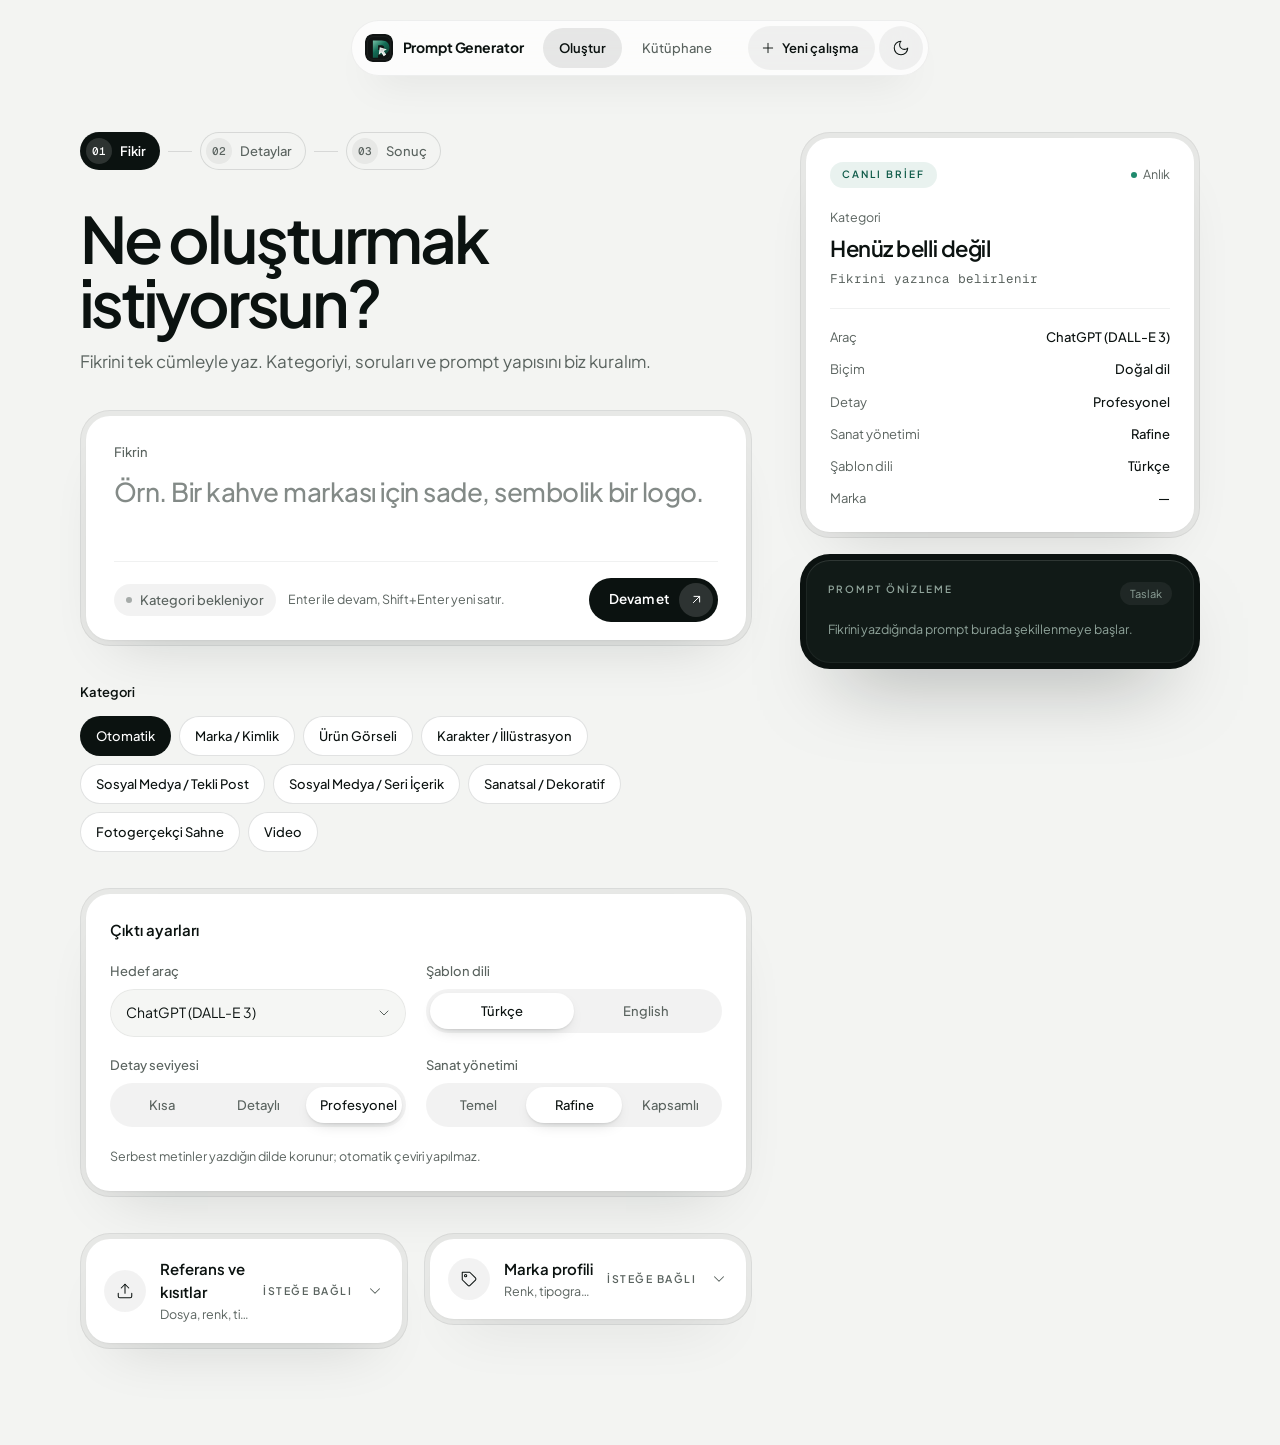
<file: index.html>
<!doctype html>
<html lang="tr">
<head>
<meta charset="UTF-8"><meta name="viewport" content="width=device-width, initial-scale=1">
<title>Adım 1 · Prompt Generator</title>
<link rel="icon" href="assets/prompt-generator-logo.svg" type="image/svg+xml">
<link rel="stylesheet" href="components/segmented-control.css?v=1">
<link rel="stylesheet" href="components/copy-button.css?v=1">
<link rel="stylesheet" href="styles.css?v=5">
</head>
<body>
<header class="nav-wrap">
  <nav class="nav-island" aria-label="Ana gezinme">
    <span class="brand"><img src="assets/prompt-generator-logo.svg" alt="" width="28" height="28"><strong>Prompt Generator</strong></span>
    <span class="nav-tabs">
      <button type="button" class="nav-tab" data-view="create" aria-current="page">Oluştur</button>
      <button type="button" class="nav-tab" data-view="library">Kütüphane</button>
    </span>
    <span class="nav-actions">
      <button id="resetBtn" class="btn btn-quiet nav-reset" type="button" aria-label="Yeni çalışma"><svg viewBox="0 0 24 24" aria-hidden="true"><path d="M12 5v14"/><path d="M5 12h14"/></svg><span class="nav-reset-text">Yeni çalışma</span></button>
      <button id="themeBtn" class="btn btn-quiet icon-btn" type="button" aria-label="Koyu tema" title="Koyu tema" aria-pressed="false">
        <svg class="i-moon" viewBox="0 0 24 24" aria-hidden="true"><path d="M12 3a6 6 0 0 0 9 9 9 9 0 1 1-9-9Z"/></svg>
        <svg class="i-sun" viewBox="0 0 24 24" aria-hidden="true"><circle cx="12" cy="12" r="4"/><path d="M12 2v2M12 20v2M4.9 4.9l1.4 1.4M17.7 17.7l1.4 1.4M2 12h2M20 12h2M4.9 19.1l1.4-1.4M17.7 6.3l1.4-1.4"/></svg>
      </button>
    </span>
  </nav>
</header>

<main>
<!-- ============ OLUŞTUR ============ -->
<div id="createView" class="view workspace">
  <div class="flow">
    <ol class="stepper" aria-label="Adımlar">
      <li><button type="button" class="step-pill" data-step="1"><span class="step-num">01</span><span>Fikir</span></button></li>
      <li class="step-line" aria-hidden="true"></li>
      <li><button type="button" class="step-pill" data-step="2"><span class="step-num">02</span><span>Detaylar</span></button></li>
      <li class="step-line" aria-hidden="true"></li>
      <li><button type="button" class="step-pill" data-step="3"><span class="step-num">03</span><span>Sonuç</span></button></li>
    </ol>

    <!-- Adım 1 -->
    <section id="step1" class="step" data-step="1" aria-labelledby="step1Title">
      <div class="step-head">
        <h1 id="step1Title" tabindex="-1">Ne oluşturmak istiyorsun?</h1>
        <p>Fikrini tek cümleyle yaz. Kategoriyi, soruları ve prompt yapısını biz kuralım.</p>
      </div>

      <div class="shell">
        <div class="core idea-card">
          <label for="ideaInput" class="field-label muted-label">Fikrin</label>
          <textarea id="ideaInput" rows="2" placeholder="Örn. Bir kahve markası için sade, sembolik bir logo." aria-describedby="ideaError ideaHint"></textarea>
          <p id="ideaError" class="field-error" hidden>Önce fikrini yaz; prompt bu cümlenin üzerine kurulur.</p>
          <div class="idea-foot">
            <span class="idea-status">
              <span id="detectedBadge" class="status-pill is-idle"><span class="dot"></span><span id="detectedText">Kategori bekleniyor</span></span>
              <span id="ideaHint" class="muted small">Enter ile devam, Shift+Enter yeni satır.</span>
            </span>
            <button type="button" class="btn btn-primary" data-go-step="2">Devam et<span class="ic"><svg viewBox="0 0 24 24" aria-hidden="true"><path d="M7 17 17 7"/><path d="M8 7h9v9"/></svg></span></button>
          </div>
        </div>
      </div>

      <fieldset class="category-field">
        <legend class="field-label">Kategori</legend>
        <div id="categoryChips" class="chips"></div>
        <label class="sr-only" for="categorySelect">Kategori</label>
        <select id="categorySelect" class="sr-only" tabindex="-1" aria-hidden="true"><option value="auto">Otomatik belirle</option></select>
        <p id="categoryError" class="field-error" hidden>Fikrinden kategori çıkaramadık. Listeden birini seç.</p>
      </fieldset>

      <section class="shell" aria-labelledby="settingsTitle">
        <div class="core settings-card">
          <h2 id="settingsTitle" class="card-title">Çıktı ayarları</h2>
          <div class="settings-grid">
            <div class="field">
              <label for="toolSelect" class="field-label muted-label">Hedef araç</label>
              <select id="toolSelect" class="select"><option>ChatGPT (DALL-E 3)</option><option>Gemini (Imagen)</option><option>Bing Image Creator</option><option>Leonardo.ai (free tier)</option><option>Playground (free tier)</option></select>
            </div>
            <div class="field">
              <span class="field-label muted-label" id="languageLabel">Şablon dili</span>
              <select id="languageSelect" aria-labelledby="languageLabel"><option value="tr" selected>Türkçe</option><option value="en">English</option></select>
            </div>
            <div class="field">
              <span class="field-label muted-label" id="qualityLabel">Detay seviyesi</span>
              <select id="qualitySelect" aria-labelledby="qualityLabel"><option value="simple">Kısa</option><option value="detailed">Detaylı</option><option value="professional" selected>Profesyonel</option></select>
            </div>
            <div class="field">
              <span class="field-label muted-label" id="intensityLabel">Sanat yönetimi</span>
              <select id="skillIntensity" aria-labelledby="intensityLabel"><option value="normal">Temel</option><option value="premium" selected>Rafine</option><option value="agency">Kapsamlı</option></select>
            </div>
          </div>
          <p class="muted small" id="languageNote">Serbest metinler yazdığın dilde korunur; otomatik çeviri yapılmaz.</p>
        </div>
      </section>

      <div class="option-grid">
        <details class="shell option-card" id="referencePanel">
          <summary class="core option-summary">
            <span class="option-icon"><svg viewBox="0 0 24 24" aria-hidden="true"><path d="M21 15v4a2 2 0 0 1-2 2H5a2 2 0 0 1-2-2v-4"/><path d="m17 8-5-5-5 5"/><path d="M12 3v12"/></svg></span>
            <span class="option-text"><strong>Referans ve kısıtlar</strong><span class="muted small">Dosya, renk, tipografi, istemediklerin</span></span>
            <span id="referenceStatus" class="option-status">İsteğe bağlı</span>
            <svg class="chev" viewBox="0 0 24 24" aria-hidden="true"><path d="m6 9 6 6 6-6"/></svg>
          </summary>
          <div class="core option-body">
            <label class="upload-box"><input id="referenceInput" type="file" accept="image/png,image/jpeg,application/pdf" aria-label="Referans dosyası"><strong>Referans dosyası seç</strong><span class="muted small">PNG, JPG veya PDF · En fazla 10 MB</span></label>
            <p class="muted small">Dosya yalnızca önizlenir; hedef araca ayrıca eklemen gerekir. Aşağıdaki notlar prompta eklenir.</p>
            <div id="previewArea" class="preview-area is-empty"></div>
            <div class="field"><label for="refColor" class="field-label">Renkler</label><input id="refColor" class="input" placeholder="Örn. #163D32, kırık beyaz"></div>
            <div class="field"><label for="refTypography" class="field-label">Tipografi</label><input id="refTypography" class="input" placeholder="Örn. zarif serif, geniş grotesk"></div>
            <div class="field"><label for="refStyle" class="field-label">Görsel dil</label><input id="refStyle" class="input" placeholder="Örn. mat yüzey, doğal ışık"></div>
            <div class="field"><label for="negativeInput" class="field-label">İstemediğin öğeler</label><input id="negativeInput" class="input" placeholder="Örn. neon, kalabalık arka plan"></div>
          </div>
        </details>

        <details class="shell option-card" id="brandPanel">
          <summary class="core option-summary">
            <span class="option-icon" id="brandMark"><svg viewBox="0 0 24 24" aria-hidden="true"><path d="M20.6 13.4 13.4 20.6a2 2 0 0 1-2.8 0L3 13V3h10l7.6 7.6a2 2 0 0 1 0 2.8Z"/><circle cx="7.5" cy="7.5" r="1.5"/></svg></span>
            <span class="option-text"><strong id="brandTitle">Marka profili</strong><span class="muted small" id="brandSummary">Renk, tipografi ve ton</span></span>
            <span id="brandStatus" class="option-status">İsteğe bağlı</span>
            <svg class="chev" viewBox="0 0 24 24" aria-hidden="true"><path d="m6 9 6 6 6-6"/></svg>
          </summary>
          <div class="core option-body">
            <div class="field"><label for="brandSelect" class="field-label">Kayıtlı markalar</label><select id="brandSelect" class="select"><option value="">Profil seç</option></select></div>
            <div class="field"><label for="brandName" class="field-label">Marka adı</label><input id="brandName" class="input" placeholder="Örn. Kora"></div>
            <div class="field"><label for="brandPalette" class="field-label">Renk paleti</label><input id="brandPalette" class="input" placeholder="Örn. #163D32, #F5F5F5"></div>
            <div class="field"><label for="brandTypography" class="field-label">Tipografi</label><input id="brandTypography" class="input" placeholder="Örn. rafine serif"></div>
            <div class="field"><label for="brandVoice" class="field-label">Markanın tonu</label><input id="brandVoice" class="input" placeholder="Örn. sakin, güven veren"></div>
            <div class="row-actions"><button id="saveBrandBtn" class="btn btn-dark" type="button">Profili kaydet</button><button id="clearBrandBtn" class="btn btn-quiet" type="button">Alanları temizle</button></div>
          </div>
        </details>
      </div>
    </section>

    <!-- Adım 2 -->
    <section id="step2" class="step" data-step="2" aria-labelledby="step2Title" hidden>
      <div class="step-head">
        <h1 id="step2Title" tabindex="-1">Briefini netleştir.</h1>
        <p id="questionIntro">Önce fikrini yaz ya da bir kategori seç.</p>
      </div>

      <div id="questionEmpty" class="shell">
        <div class="core empty-card">
          <strong>Sorular kategoriye göre gelir</strong>
          <p class="muted">Fikrini yaz; kategoriyi otomatik bulalım ya da listeden kendin seç.</p>
          <button type="button" class="btn btn-primary" data-go-step="1">Fikre dön<span class="ic"><svg viewBox="0 0 24 24" aria-hidden="true"><path d="M19 12H5"/><path d="m12 19-7-7 7-7"/></svg></span></button>
        </div>
      </div>

      <div id="questionCard" class="shell" hidden>
        <div class="core question-card">
          <div class="question-top">
            <span id="questionPosition" class="mono muted small">SORU 01 / 05</span>
            <div id="progressSegments" class="progress-segments" role="progressbar" aria-label="Yanıtlanan sorular" aria-valuemin="0" aria-valuemax="5" aria-valuenow="0"></div>
          </div>
          <div id="questionList"></div>
          <div class="question-nav">
            <button id="prevQuestion" class="btn btn-back" type="button"><span class="ic"><svg viewBox="0 0 24 24" aria-hidden="true"><path d="M19 12H5"/><path d="m12 19-7-7 7-7"/></svg></span><span id="prevLabel">Önceki</span></button>
            <div class="question-nav-end">
              <span class="muted small kbd-hint"><kbd>Enter</kbd> sonraki</span>
              <button id="skipQuestion" class="btn btn-quiet" type="button">Atla</button>
              <button id="nextQuestion" class="btn btn-primary" type="button"><span id="nextLabel">Sonraki</span><span class="ic"><svg viewBox="0 0 24 24" aria-hidden="true"><path d="M5 12h14"/><path d="m12 5 7 7-7 7"/></svg></span></button>
            </div>
          </div>
        </div>
      </div>

      <section id="questionOverviewWrap" class="overview" aria-labelledby="overviewTitle" hidden>
        <h2 id="overviewTitle" class="field-label">Tüm sorular <span id="progressBadge" class="muted small"></span></h2>
        <ol id="questionOverview" class="overview-list"></ol>
      </section>
    </section>

    <!-- Adım 3 -->
    <section id="step3" class="step" data-step="3" aria-labelledby="step3Title" hidden>
      <div class="step-head">
        <div class="head-row">
          <h1 id="step3Title" tabindex="-1">Promptun hazır.</h1>
          <span id="saveStatus" class="muted small save-status"></span>
        </div>
        <div id="resultMeta" class="tags"></div>
      </div>

      <div id="staleNote" class="notice" hidden>
        <span class="notice-tag">Güncel değil</span><span>Brief değişti. Yeni hali için promptu yeniden oluştur.</span>
        <button type="button" class="btn btn-quiet btn-sm" data-action="generate">Yeniden oluştur</button>
      </div>

      <div id="resultEmpty" class="shell" hidden>
        <div class="core empty-card">
          <strong>Henüz prompt yok</strong>
          <p class="muted">Fikrin ve cevapların hazırsa tek tıkla oluştur.</p>
          <button id="generateBtn" type="button" class="btn btn-primary">Prompt oluştur<span class="ic"><svg viewBox="0 0 24 24" aria-hidden="true"><path d="M7 17 17 7"/><path d="M8 7h9v9"/></svg></span></button>
        </div>
      </div>

      <div id="resultCard" class="shell-dark">
        <div class="core-dark prompt-card">
          <div class="prompt-head">
            <span id="promptMeta" class="mono prompt-meta">PROMPT</span>
            <div class="prompt-actions">
              <button id="favoriteBtn" type="button" class="btn btn-glass" aria-pressed="false"><svg class="i-star" viewBox="0 0 24 24" aria-hidden="true"><path d="M12 2l3.1 6.3 6.9 1-5 4.9 1.2 6.8L12 17.8 5.8 21l1.2-6.8-5-4.9 6.9-1z"/></svg><span id="favoriteLabel">Favori</span></button>
              <button id="copyBtn" type="button"></button>
            </div>
          </div>
          <pre id="promptOutput" class="prompt-output" tabindex="0" aria-label="Oluşturulan prompt"></pre>
        </div>
      </div>

      <div id="tipsOutput" class="tips"></div>

      <section id="variantsSection" class="variants" aria-labelledby="variantsTitle">
        <div class="section-head">
          <div><span class="eyebrow">Varyasyonlar</span><h2 id="variantsTitle">Aynı brief, üç yaratıcı yön.</h2></div>
          <button id="variantBtn" type="button" class="btn btn-primary">3 alternatif oluştur<span class="ic"><svg viewBox="0 0 24 24" aria-hidden="true"><path d="M7 17 17 7"/><path d="M8 7h9v9"/></svg></span></button>
        </div>
        <div id="variantsOutput" class="variants-grid"></div>
      </section>
    </section>
  </div>

  <aside class="rail" aria-label="Brief">
    <div id="liveBrief" class="rail-stack">
      <div class="shell">
        <div class="core brief-card">
          <div class="brief-head"><span class="eyebrow">Canlı brief</span><span class="muted small live-dot"><span class="dot"></span>Anlık</span></div>
          <div class="brief-cat">
            <span class="muted small">Kategori</span>
            <strong id="briefCategory">Henüz belli değil</strong>
            <span id="briefSkills" class="mono muted small">Fikrini yazınca belirlenir</span>
          </div>
          <dl id="briefSettings" class="brief-dl"></dl>
        </div>
      </div>
      <div class="shell-dark">
        <div class="core-dark preview-card">
          <div class="preview-head"><span class="eyebrow eyebrow-dark">Prompt önizleme</span><span class="pill-dark">Taslak</span></div>
          <p id="livePreview" class="mono live-preview"></p>
        </div>
      </div>
    </div>
    <div id="briefSummary" class="rail-stack" hidden>
      <div class="shell">
        <div class="core brief-card">
          <div class="brief-head"><span class="eyebrow">Brief özeti</span><button type="button" class="link-btn" data-go-step="2">Düzenle</button></div>
          <dl id="summaryList" class="summary-dl"></dl>
          <div id="summarySkills" class="summary-skills"></div>
        </div>
      </div>
      <button type="button" class="btn btn-quiet btn-block" data-action="reset">Yeni çalışma başlat</button>
    </div>
  </aside>
</div>

<!-- ============ KÜTÜPHANE ============ -->
<section id="libraryView" class="view library" aria-labelledby="libraryTitle" hidden>
  <div class="library-head">
    <div class="step-head">
      <span class="eyebrow">Kütüphane</span>
      <h1 id="libraryTitle" tabindex="-1">Çalışmaların.</h1>
      <p id="libraryStats">Bu tarayıcıda saklanır.</p>
    </div>
    <button id="clearHistoryBtn" class="btn btn-quiet btn-danger" type="button">Geçmişi temizle</button>
  </div>
  <div class="toolbar">
    <label class="search">
      <svg viewBox="0 0 24 24" aria-hidden="true"><circle cx="11" cy="11" r="7"/><path d="m21 21-4.3-4.3"/></svg>
      <span class="sr-only">Ara</span>
      <input id="historySearch" type="search" placeholder="Fikir veya prompt ara">
    </label>
    <label class="sr-only" for="historyCategory">Kategori</label>
    <select id="historyCategory" class="select toolbar-select"><option value="">Tüm kategoriler</option></select>
    <select id="historyMode" aria-label="Göster"><option value="all">Tümü</option><option value="favorites">Favoriler</option></select>
  </div>
  <div id="historyList" class="history-grid" aria-live="polite"></div>
</section>
</main>

<div id="toast" class="toast" role="status" aria-live="polite"></div>
<dialog id="confirmDialog" aria-labelledby="confirmTitle" aria-describedby="confirmMessage">
  <form method="dialog">
    <h2 id="confirmTitle">Devam edilsin mi?</h2>
    <p id="confirmMessage"></p>
    <div class="row-actions end"><button class="btn btn-quiet" value="cancel" autofocus>Vazgeç</button><button id="confirmAction" class="btn btn-dark" value="confirm">Temizle</button></div>
  </form>
</dialog>
<script src="components/segmented-control.js?v=1"></script>
<script src="components/copy-button.js?v=1"></script>
<script src="app.js?v=3"></script>
</body>
</html>
</file>
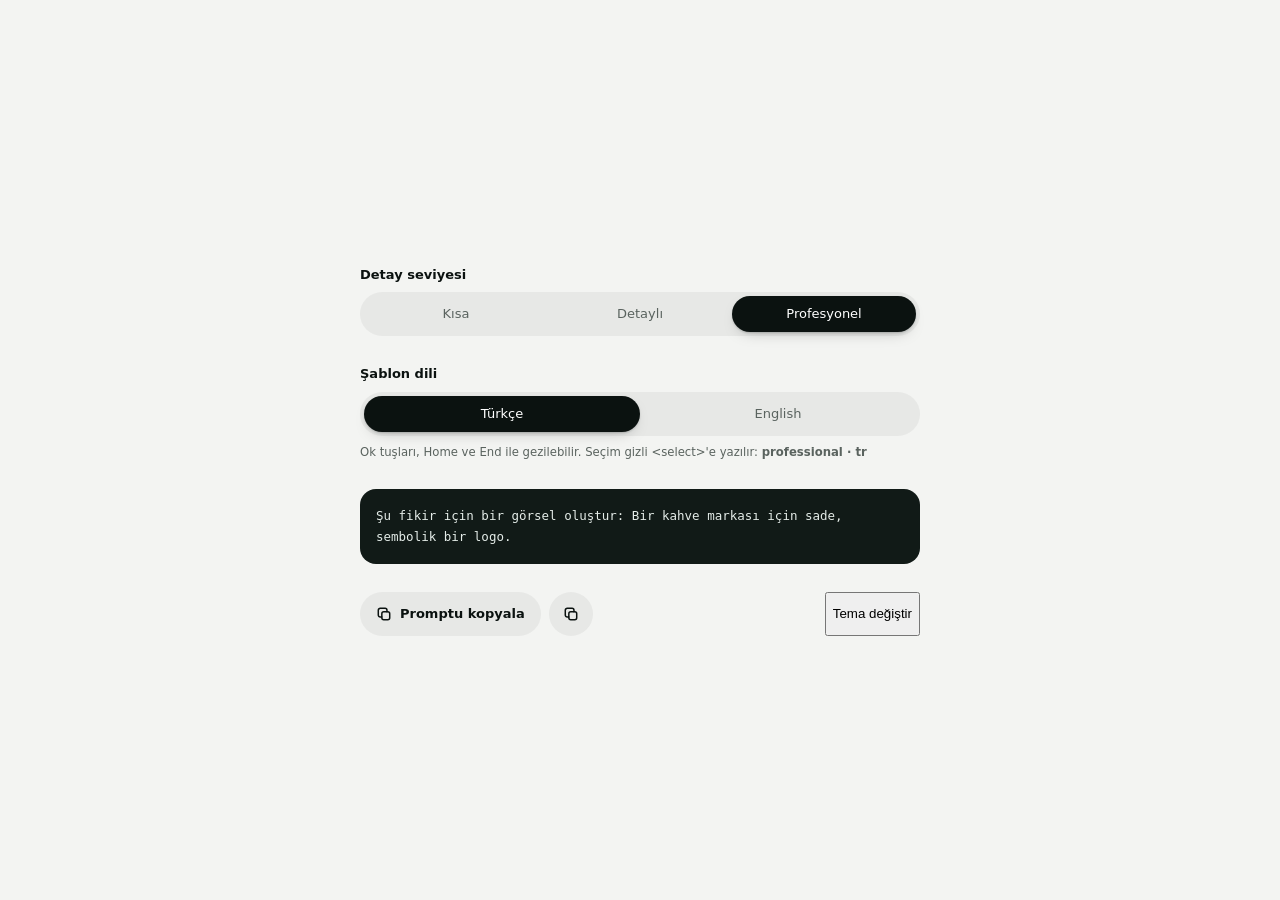
<file: components/demo.html>
<!doctype html>
<html lang="tr">
<head>
<meta charset="UTF-8"><meta name="viewport" content="width=device-width, initial-scale=1">
<title>Bileşen önizleme</title>
<link rel="stylesheet" href="segmented-control.css"><link rel="stylesheet" href="copy-button.css">
<style>
body{margin:0;min-height:100vh;display:grid;place-items:center;background:#f3f4f2;color:#0b1210;font:14px/1.5 "Plus Jakarta Sans",system-ui,sans-serif}
:root.dark body{background:#141617;color:#edf0f2}
main{width:min(560px,100% - 32px);display:flex;flex-direction:column;gap:28px}
.row{display:flex;flex-direction:column;gap:8px}
label{font-weight:600;font-size:13px}
pre{margin:0;padding:16px;border-radius:16px;background:#111a17;color:#e4ecE8;font:12.5px/1.7 ui-monospace,monospace;white-space:pre-wrap}
small{color:#5a635f}
</style>
</head>
<body>
<main>
  <div class="row"><label for="qualitySelect">Detay seviyesi</label>
    <select id="qualitySelect"><option value="simple">Kısa</option><option value="detailed">Detaylı</option><option value="professional" selected>Profesyonel</option></select></div>
  <div class="row"><label for="languageSelect">Şablon dili</label>
    <select id="languageSelect"><option value="tr" selected>Türkçe</option><option value="en">English</option></select>
    <small>Ok tuşları, Home ve End ile gezilebilir. Seçim gizli &lt;select&gt;'e yazılır: <b id="val"></b></small></div>
  <pre id="out">Şu fikir için bir görsel oluştur: Bir kahve markası için sade, sembolik bir logo.</pre>
  <div style="display:flex;gap:8px"><button id="copy"></button><button id="copyIcon"></button><button id="theme" style="margin-left:auto">Tema değiştir</button></div>
</main>
<script src="segmented-control.js"></script><script src="copy-button.js"></script>
<script>
const q=document.getElementById("qualitySelect"),l=document.getElementById("languageSelect");
SegmentedControl.fromSelect(q,{label:"Detay seviyesi"});SegmentedControl.fromSelect(l,{label:"Şablon dili"});
const show=()=>document.getElementById("val").textContent=q.value+" · "+l.value;[q,l].forEach(s=>s.addEventListener("change",show));show();
CopyButton.attach(document.getElementById("copy"),()=>document.getElementById("out").textContent,{label:"Promptu kopyala"});
CopyButton.attach(document.getElementById("copyIcon"),()=>document.getElementById("out").textContent,{label:"Kopyala",iconOnly:true});
document.getElementById("theme").onclick=()=>document.documentElement.classList.toggle("dark");
</script>
</body>
</html>
</file>
<file: components/segmented-control.css>
/* Segmented Control — vanilla port of ddoemonn/segmented-control (21st.dev, MIT).
   Enhances a native <select>; the select stays in the DOM (hidden) as the source of truth. */
.seg-control{--seg-ease:cubic-bezier(.32,.72,0,1);--seg-bg:rgba(11,18,16,.05);--seg-text:#5a635f;--seg-text-hover:#0b1210;--seg-thumb:#0b1210;--seg-thumb-text:#fff;--seg-focus:#126b55;
  position:relative;display:block;padding:4px;border-radius:999px;background:var(--seg-bg);user-select:none;-webkit-user-select:none}
:root.dark .seg-control{--seg-bg:rgba(255,255,255,.06);--seg-text:#a6afb7;--seg-text-hover:#edf0f2;--seg-thumb:#edf0f2;--seg-thumb-text:#10271e;--seg-focus:#81d5b5}
.seg-control__track{position:relative;display:grid;grid-template-columns:repeat(var(--seg-count),minmax(0,1fr))}
.seg-control__label{padding:9px 14px;text-align:center;font-size:13px;font-weight:500;line-height:18px;white-space:nowrap;color:var(--seg-text);pointer-events:none;transition:color 300ms var(--seg-ease)}
.seg-control__label.is-hover{color:var(--seg-text-hover)}
.seg-control__thumb{position:absolute;inset-block:0;left:0;width:calc(100% / var(--seg-count));overflow:hidden;border-radius:999px;background:var(--seg-thumb);box-shadow:0 1px 2px rgba(11,18,16,.18),0 6px 16px -8px rgba(11,18,16,.35);pointer-events:none;
  transform:translateX(calc(var(--seg-index) * 100%));transition:transform 520ms var(--seg-ease)}
.seg-control__mask{position:absolute;inset:0;transform:translateX(calc(var(--seg-index) * -100%));transition:transform 520ms var(--seg-ease)}
.seg-control__mask-row{position:absolute;inset-block:0;left:0;display:grid;width:calc(var(--seg-count) * 100%);grid-template-columns:repeat(var(--seg-count),minmax(0,1fr))}
.seg-control__mask-row .seg-control__label{color:var(--seg-thumb-text)}
.seg-control__hits{position:absolute;inset:0;display:grid;grid-template-columns:repeat(var(--seg-count),minmax(0,1fr))}
.seg-control__hit{appearance:none;border:0;margin:0;padding:0;background:transparent;border-radius:999px;cursor:pointer;min-height:36px}
.seg-control__hit:focus-visible{outline:2px solid var(--seg-focus);outline-offset:2px}
.seg-control__hit[aria-disabled="true"]{cursor:not-allowed}
.seg-sr{position:absolute;width:1px;height:1px;padding:0;margin:-1px;overflow:hidden;clip:rect(0 0 0 0);white-space:nowrap;border:0}
@media (prefers-reduced-motion:reduce){.seg-control__thumb,.seg-control__mask,.seg-control__label{transition:none}}
</file>
<file: components/copy-button.css>
/* Copy Button — vanilla port of ddoemonn/copy-button (21st.dev, MIT).
   States: idle → copied / error → idle after 2s. Feedback lives on the button, not in a toast. */
.copy-btn{--cb-ease:cubic-bezier(.32,.72,0,1);display:inline-flex;align-items:center;gap:8px;min-height:44px;padding:0 16px;border:0;border-radius:999px;
  background:rgba(11,18,16,.05);color:#0b1210;font-family:inherit;font-weight:600;font-size:13px;line-height:1;cursor:pointer;user-select:none;touch-action:manipulation;
  transition:transform 400ms var(--cb-ease),background-color 300ms var(--cb-ease),color 300ms var(--cb-ease)}
.copy-btn:hover{background:rgba(11,18,16,.09)}
.copy-btn:active:not(:disabled){transform:translateY(1px) scale(.98)}
.copy-btn:focus-visible{outline:2px solid #126b55;outline-offset:3px}
.copy-btn:disabled{opacity:.45;cursor:not-allowed}
.copy-btn[data-status="copied"]{background:rgba(18,107,85,.12);color:#0e5a48}
.copy-btn[data-status="error"]{background:rgba(162,58,42,.1);color:#9a2f20}
:root.dark .copy-btn{background:rgba(255,255,255,.07);color:#edf0f2}
:root.dark .copy-btn[data-status="copied"]{background:rgba(129,213,181,.16);color:#bff0dc}
:root.dark .copy-btn[data-status="error"]{background:rgba(255,120,100,.14);color:#ffb4a6}
.copy-btn__icons,.copy-btn__labels{display:grid;justify-items:start}
.copy-btn__icons>svg,.copy-btn__labels>span{grid-area:1/1}
.copy-btn__icons>svg{width:16px;height:16px;opacity:0;transform:scale(.92);transition:opacity 320ms var(--cb-ease),transform 320ms var(--cb-ease)}
.copy-btn__labels>span{white-space:nowrap;opacity:0;transform:translateY(3px);filter:blur(3px);transition:opacity 320ms var(--cb-ease),transform 320ms var(--cb-ease),filter 320ms var(--cb-ease)}
.copy-btn[data-status="idle"] .cb-idle,.copy-btn[data-status="copied"] .cb-copied,.copy-btn[data-status="error"] .cb-error{opacity:1;transform:none;filter:none}
.copy-btn .cb-check path{stroke-dasharray:12;stroke-dashoffset:12;transition:stroke-dashoffset 260ms var(--cb-ease)}
.copy-btn[data-status="copied"] .cb-check path{stroke-dashoffset:0}
.copy-btn.is-icon-only{width:44px;padding:0;justify-content:center}
.copy-btn.is-icon-only .copy-btn__labels{display:none}
.cb-sr{position:absolute;width:1px;height:1px;padding:0;margin:-1px;overflow:hidden;clip:rect(0 0 0 0);white-space:nowrap;border:0}
@media (prefers-reduced-motion:reduce){.copy-btn,.copy-btn *{transition:none!important}}
</file>
<file: styles.css>
/* Prompt Generator — Soft Structuralism (high-end-visual-design) */
@font-face{font-family:"Plus Jakarta Sans";src:url(assets/fonts/jakarta-latin.woff2) format("woff2");font-weight:200 800;font-display:swap;unicode-range:U+0000-00FF,U+0131,U+0152-0153,U+02BB-02BC,U+02C6,U+02DA,U+02DC,U+0304,U+0308,U+0329,U+2000-206F,U+20AC,U+2122,U+2191,U+2193,U+2212,U+2215,U+FEFF,U+FFFD}
@font-face{font-family:"Plus Jakarta Sans";src:url(assets/fonts/jakarta-latin-ext.woff2) format("woff2");font-weight:200 800;font-display:swap;unicode-range:U+0100-02BA,U+02BD-02C5,U+02C7-02CC,U+02CE-02D7,U+02DD-02FF,U+0304,U+0308,U+0329,U+1D00-1DBF,U+1E00-1E9F,U+1EF2-1EFF,U+2020,U+20A0-20AB,U+20AD-20C0,U+2113,U+2C60-2C7F,U+A720-A7FF}
@font-face{font-family:"Geist Mono";src:url(assets/fonts/geist-mono-latin.woff2) format("woff2");font-weight:100 900;font-display:swap;unicode-range:U+0000-00FF,U+0131,U+0152-0153,U+02BB-02BC,U+02C6,U+02DA,U+02DC,U+0304,U+0308,U+0329,U+2000-206F,U+20AC,U+2122,U+2191,U+2193,U+2212,U+2215,U+FEFF,U+FFFD}
@font-face{font-family:"Geist Mono";src:url(assets/fonts/geist-mono-latin-ext.woff2) format("woff2");font-weight:100 900;font-display:swap;unicode-range:U+0100-02BA,U+02BD-02C5,U+02C7-02CC,U+02CE-02D7,U+02DD-02FF,U+0304,U+0308,U+0329,U+1D00-1DBF,U+1E00-1E9F,U+1EF2-1EFF,U+2020,U+20A0-20AB,U+20AD-20C0,U+2113,U+2C60-2C7F,U+A720-A7FF}

:root{color-scheme:light;
  --bg:#f3f4f2;--surface:#fff;--surface-2:#f5f6f4;--text:#0b1210;--muted:#5a635f;
  --hair:rgba(11,18,16,.06);--hair-2:rgba(11,18,16,.12);--fill:rgba(11,18,16,.05);--fill-2:rgba(11,18,16,.09);
  --accent:#126b55;--accent-strong:#0e5a48;--accent-soft:rgba(18,107,85,.09);--accent-dot:#1f8a6d;--mint:#9fe6ca;
  --ink:#0b1210;--ink-text:#fff;--ink-hover:#126b55;
  --dark:#0b1210;--dark-core:#111a17;--dark-text:#e4ece8;--dark-muted:#8fa39a;--dark-hair:rgba(255,255,255,.07);
  --danger:#9a2f20;--danger-soft:rgba(162,58,42,.08);--warn-bg:#fbf1dd;--warn-text:#6b4a10;--star:#b7791f;
  --glass:rgba(255,255,255,.72);
  --shadow:0 1px 2px rgba(11,18,16,.04),0 30px 60px -30px rgba(11,18,16,.16);
  --shadow-dark:0 40px 80px -40px rgba(11,18,16,.5);
  --ease:cubic-bezier(.32,.72,0,1);
  --font:"Plus Jakarta Sans",ui-sans-serif,system-ui,-apple-system,"Segoe UI",sans-serif;
  --mono:"Geist Mono",ui-monospace,SFMono-Regular,Menlo,Consolas,monospace}
:root.dark{color-scheme:dark;
  --bg:#0c110f;--surface:#141b18;--surface-2:#19211e;--text:#e8eeea;--muted:#98a59f;
  --hair:rgba(255,255,255,.07);--hair-2:rgba(255,255,255,.14);--fill:rgba(255,255,255,.06);--fill-2:rgba(255,255,255,.1);
  --accent:#81d5b5;--accent-strong:#9fe6ca;--accent-soft:rgba(129,213,181,.12);--accent-dot:#81d5b5;
  --ink:#e8eeea;--ink-text:#0b1210;--ink-hover:#9fe6ca;
  --dark:#050807;--dark-core:#0b100e;
  --danger:#ff9c8a;--danger-soft:rgba(255,156,138,.1);--warn-bg:rgba(242,196,109,.12);--warn-text:#f2c46d;--star:#f2c46d;
  --glass:rgba(20,27,24,.72);
  --shadow:0 1px 2px rgba(0,0,0,.3),0 30px 60px -30px rgba(0,0,0,.6);--shadow-dark:0 40px 80px -40px rgba(0,0,0,.8)}

*{box-sizing:border-box}
html{-webkit-text-size-adjust:100%}
body{margin:0;min-height:100dvh;background:var(--bg);color:var(--text);font:14px/1.55 var(--font);-webkit-font-smoothing:antialiased;-moz-osx-font-smoothing:grayscale}
button,input,select,textarea{font:inherit;color:inherit;min-width:0}
h1,h2,h3,p{margin:0}
[hidden]{display:none!important}
:focus-visible{outline:2px solid var(--accent);outline-offset:3px}
.sr-only{position:absolute!important;width:1px;height:1px;padding:0;margin:-1px;overflow:hidden;clip:rect(0 0 0 0);white-space:nowrap;border:0}
.mono{font-family:var(--mono)}
.muted{color:var(--muted)}
.small{font-size:12.5px}
svg{width:18px;height:18px;flex-shrink:0;fill:none;stroke:currentColor;stroke-width:1.4;stroke-linecap:round;stroke-linejoin:round}
kbd{font:500 11px var(--mono);padding:3px 7px;border-radius:6px;background:var(--fill)}

/* ---------- Surfaces: double bezel ---------- */
.shell{background:var(--fill);box-shadow:inset 0 0 0 1px var(--hair);padding:6px;border-radius:30px}
.core{background:var(--surface);border-radius:24px;box-shadow:inset 0 1px 1px rgba(255,255,255,.06),var(--shadow)}
.shell-dark{background:var(--dark);padding:6px;border-radius:30px;box-shadow:var(--shadow-dark)}
.core-dark{background:var(--dark-core);border-radius:24px;color:var(--dark-text);box-shadow:inset 0 1px 0 rgba(255,255,255,.08),inset 0 0 0 1px rgba(255,255,255,.05)}

/* ---------- Buttons ---------- */
.btn{display:inline-flex;align-items:center;justify-content:center;gap:10px;min-height:44px;padding:0 18px;border:0;border-radius:999px;font-weight:600;font-size:13.5px;text-decoration:none;cursor:pointer;white-space:nowrap;
  transition:transform 500ms var(--ease),background-color 400ms var(--ease),color 400ms var(--ease),opacity 300ms var(--ease)}
.btn:active:not(:disabled){transform:scale(.98)}
.btn:disabled{opacity:.45;cursor:not-allowed}
.btn .ic{width:34px;height:34px;border-radius:50%;display:grid;place-items:center;background:rgba(255,255,255,.14);transition:transform 500ms var(--ease)}
.btn .ic svg{width:15px;height:15px;stroke-width:1.6}
.btn:hover .ic{transform:translate(2px,-1px) scale(1.05)}
.btn-primary{background:var(--ink);color:var(--ink-text);padding:5px 5px 5px 20px}
.btn-primary:hover{background:var(--ink-hover)}
:root.dark .btn-primary .ic{background:rgba(11,18,16,.1)}
.btn-dark{background:var(--ink);color:var(--ink-text)}
.btn-dark:hover{background:var(--ink-hover)}
.btn-quiet{background:var(--fill);color:var(--text)}
.btn-quiet:hover{background:var(--fill-2)}
.btn-back{background:var(--fill);color:var(--text);padding:5px 20px 5px 5px}
.btn-back .ic{background:var(--surface);box-shadow:0 1px 2px rgba(11,18,16,.1)}
.btn-back:hover .ic{transform:translateX(-2px) scale(1.05)}
.btn-glass{background:rgba(255,255,255,.07);color:var(--dark-text);box-shadow:inset 0 0 0 1px rgba(255,255,255,.08);min-height:40px;padding:0 16px}
.btn-glass:hover{background:rgba(255,255,255,.12)}
.btn-glass[aria-pressed="true"]{color:#f2c46d;background:rgba(242,196,109,.12)}
.btn-glass[aria-pressed="true"] .i-star{fill:currentColor}
.btn-sm{min-height:36px;padding:0 14px;font-size:12.5px}
.btn-block{width:100%;min-height:52px}
.btn-danger{color:var(--danger)}
.btn-danger:hover{background:var(--danger-soft)}
.icon-btn{width:44px;padding:0}
.link-btn{border:0;background:none;padding:6px 0;color:var(--accent);font-weight:600;font-size:13px;cursor:pointer}
.link-btn:hover{text-decoration:underline}

/* ---------- Navigation island ---------- */
.nav-wrap{position:sticky;top:0;z-index:20;display:flex;justify-content:center;padding:20px 16px 0;pointer-events:none}
.nav-island{pointer-events:auto;display:flex;align-items:center;gap:20px;padding:6px 6px 6px 14px;border-radius:999px;background:var(--glass);-webkit-backdrop-filter:blur(24px) saturate(1.4);backdrop-filter:blur(24px) saturate(1.4);box-shadow:inset 0 0 0 1px var(--hair),0 20px 40px -24px rgba(11,18,16,.25)}
.brand{display:flex;align-items:center;gap:10px}
.brand img{border-radius:8px;display:block}
.brand strong{font-size:14px;font-weight:700;letter-spacing:-.01em}
.nav-tabs,.nav-actions{display:flex;gap:4px}
.nav-tab{border:0;background:none;padding:10px 16px;border-radius:999px;color:var(--muted);font-weight:500;font-size:13px;cursor:pointer;transition:background-color 400ms var(--ease),color 400ms var(--ease)}
.nav-tab:hover{color:var(--text)}
.nav-tab[aria-current="page"]{background:var(--fill-2);color:var(--text);font-weight:600}
.nav-reset{font-size:13px;gap:6px;padding:0 16px 0 12px}
.nav-reset svg{width:16px;height:16px}
#themeBtn .i-sun{display:none}
:root.dark #themeBtn .i-moon{display:none}
:root.dark #themeBtn .i-sun{display:block}

/* ---------- Layout ---------- */
main{max-width:1440px;margin:0 auto;padding:56px 80px 96px}
.workspace{display:grid;grid-template-columns:minmax(0,1fr) 400px;gap:48px;align-items:start}
.flow{display:flex;flex-direction:column;gap:36px;min-width:0}
.step{display:flex;flex-direction:column;gap:36px}
.step.is-entering>*{animation:rise 800ms var(--ease) both}
.step.is-entering>*:nth-child(2){animation-delay:60ms}
.step.is-entering>*:nth-child(3){animation-delay:120ms}
.step.is-entering>*:nth-child(4){animation-delay:180ms}
.step.is-entering>*:nth-child(n+5){animation-delay:240ms}
@keyframes rise{from{opacity:0;transform:translateY(24px)}to{opacity:1;transform:none}}
.step-head{display:flex;flex-direction:column;gap:14px}
.step-head h1{font-size:clamp(40px,5vw,68px);line-height:1;font-weight:600;letter-spacing:-.045em;max-width:15ch;outline:none}
.step-head p{font-size:17px;color:var(--muted);max-width:60ch}
.head-row{display:flex;align-items:flex-end;justify-content:space-between;gap:24px;flex-wrap:wrap}
.save-status{display:inline-flex;align-items:center;gap:8px;padding-bottom:8px}
.save-status:not(:empty)::before{content:"";width:6px;height:6px;border-radius:50%;background:var(--accent-dot)}

/* Stepper */
.stepper{list-style:none;margin:0;padding:0;display:flex;align-items:center;gap:8px;flex-wrap:wrap}
.step-line{width:24px;height:1px;background:var(--hair-2)}
.step-line.is-done{background:var(--accent)}
.step-pill{display:flex;align-items:center;gap:8px;padding:6px 14px 6px 6px;border:0;border-radius:999px;background:none;color:var(--muted);font-weight:500;font-size:13px;cursor:pointer;box-shadow:inset 0 0 0 1px var(--hair-2);transition:background-color 400ms var(--ease),color 400ms var(--ease)}
.step-pill:hover{color:var(--text)}
.step-num{width:26px;height:26px;border-radius:50%;display:grid;place-items:center;background:var(--fill);font:500 11px var(--mono)}
.step-pill.is-done{color:var(--text);background:var(--accent-soft);box-shadow:none}
.step-pill.is-done .step-num{position:relative;background:var(--accent);color:transparent}
.step-pill.is-done .step-num::after{content:"";position:absolute;left:50%;top:50%;width:9px;height:5px;border:solid #fff;border-width:0 0 1.8px 1.8px;transform:translate(-50%,-70%) rotate(-45deg)}
:root.dark .step-pill.is-done .step-num::after{border-color:#0b1210}
.step-pill[aria-current="step"]{background:var(--ink);color:var(--ink-text);font-weight:600;box-shadow:none}
.step-pill[aria-current="step"] .step-num{background:rgba(255,255,255,.14);color:inherit}
:root.dark .step-pill[aria-current="step"] .step-num{background:rgba(11,18,16,.1)}
.step-pill[aria-current="step"] .step-num::after{display:none}

/* Fields */
.field{display:flex;flex-direction:column;gap:8px}
.field-label{font-size:13px;font-weight:600;color:var(--text)}
.muted-label{color:var(--muted);font-weight:500}
.input,.select,.answer-field{width:100%;min-height:48px;padding:0 16px;border:0;border-radius:16px;background:var(--surface-2);box-shadow:inset 0 0 0 1px var(--hair);outline:none;transition:box-shadow 300ms var(--ease)}
.select{border-radius:999px;appearance:none;-webkit-appearance:none;padding-right:40px;cursor:pointer;
  background-image:url("data:image/svg+xml,%3Csvg xmlns='http://www.w3.org/2000/svg' viewBox='0 0 24 24' fill='none' stroke='%235a635f' stroke-width='1.5' stroke-linecap='round' stroke-linejoin='round'%3E%3Cpath d='m6 9 6 6 6-6'/%3E%3C/svg%3E");background-repeat:no-repeat;background-position:right 14px center;background-size:16px}
.input:focus,.select:focus,.answer-field:focus{box-shadow:inset 0 0 0 1.5px var(--accent)}
.input::placeholder,textarea::placeholder{color:var(--muted);opacity:.75}
.field-error{display:flex;align-items:center;gap:8px;color:var(--danger);font-size:13px;font-weight:500}
.field-error::before{content:"";width:6px;height:6px;border-radius:50%;background:currentColor;flex-shrink:0}
[aria-invalid="true"]{box-shadow:inset 0 0 0 1.5px var(--danger)!important}

/* Idea card */
.idea-card{padding:26px 28px 18px;display:flex;flex-direction:column;gap:12px}
#ideaInput{border:0;outline:0;resize:none;padding:0;background:transparent;font-size:clamp(20px,2.2vw,26px);line-height:1.35;font-weight:500;letter-spacing:-.02em;field-sizing:content;min-height:2.7em;max-height:40vh}
#ideaInput[aria-invalid="true"]{box-shadow:none!important}
.idea-card:has(#ideaInput[aria-invalid="true"]){box-shadow:inset 0 0 0 1.5px var(--danger),var(--shadow)}
.idea-foot{display:flex;align-items:center;justify-content:space-between;gap:16px;padding-top:16px;margin-top:4px;border-top:1px solid var(--hair);flex-wrap:wrap}
.idea-status{display:flex;align-items:center;gap:12px;flex-wrap:wrap}
.status-pill{display:inline-flex;align-items:center;gap:8px;padding:6px 12px;border-radius:999px;background:var(--accent-soft);color:var(--accent-strong);font-size:13px;font-weight:600}
.status-pill .dot,.live-dot .dot{width:6px;height:6px;border-radius:50%;background:var(--accent-dot)}
.status-pill.is-idle{background:var(--fill);color:var(--muted);font-weight:500}
.status-pill.is-idle .dot{background:var(--muted);opacity:.5}

/* Chips */
.category-field{border:0;margin:0;padding:0;display:flex;flex-direction:column;gap:14px}
.category-field legend{padding:0;margin-bottom:14px}
.chips{display:flex;flex-wrap:wrap;gap:8px}
.chip{display:inline-flex;align-items:center;gap:8px;min-height:40px;padding:0 16px;border:0;border-radius:999px;background:var(--surface);box-shadow:inset 0 0 0 1px var(--hair-2);color:var(--text);font-weight:500;font-size:13px;cursor:pointer;transition:background-color 400ms var(--ease),color 400ms var(--ease),transform 400ms var(--ease)}
.chip:hover{background:var(--surface-2)}
.chip:active{transform:scale(.97)}
.chip[aria-pressed="true"]{background:var(--ink);color:var(--ink-text);box-shadow:none}
.chip-example{background:var(--accent-soft);box-shadow:inset 0 0 0 1px color-mix(in srgb,var(--accent) 28%,transparent);color:var(--accent-strong);text-align:left;white-space:normal;padding:8px 16px}
.chip-example:hover{background:color-mix(in srgb,var(--accent) 16%,transparent)}
.chip-example svg{width:14px;height:14px}

/* Settings */
.card-title{font-size:15px;font-weight:600}
.settings-card{padding:24px;display:flex;flex-direction:column;gap:20px}
.settings-grid{display:grid;grid-template-columns:repeat(2,minmax(0,1fr));gap:18px 20px}
.seg-control{--seg-bg:var(--fill);--seg-text:var(--muted);--seg-text-hover:var(--text);--seg-thumb:var(--surface);--seg-thumb-text:var(--text);--seg-focus:var(--accent)}
.seg-control .seg-control__thumb{box-shadow:0 1px 2px rgba(11,18,16,.08),0 6px 16px -8px rgba(11,18,16,.25)}
:root.dark .seg-control{--seg-thumb:#2a3531;--seg-thumb-text:#fff}

/* Optional cards */
.option-grid{display:grid;grid-template-columns:repeat(2,minmax(0,1fr));gap:16px;align-items:start}
.option-card>summary{list-style:none;cursor:pointer}
.option-card>summary::-webkit-details-marker{display:none}
.option-summary{display:flex;align-items:center;gap:14px;padding:18px 18px 18px 18px;transition:background-color 400ms var(--ease)}
.option-summary:hover{background:var(--surface-2)}
.option-icon{width:42px;height:42px;border-radius:50%;background:var(--fill);display:grid;place-items:center;flex-shrink:0;font-weight:700}
.option-icon.has-brand{color:#fff}
.option-text{display:flex;flex-direction:column;gap:2px;flex-grow:1;min-width:0}
.option-text strong{font-size:15px;font-weight:600}
.option-text .small{overflow:hidden;text-overflow:ellipsis;white-space:nowrap}
.option-status{font-size:10.5px;font-weight:600;letter-spacing:.14em;text-transform:uppercase;color:var(--muted);white-space:nowrap}
.option-status.is-active{color:var(--accent-strong)}
.chev{transition:transform 500ms var(--ease);color:var(--muted)}
.option-card[open] .chev{transform:rotate(180deg)}
.option-card[open]>summary{border-radius:24px 24px 12px 12px}
.option-body{margin-top:6px;border-radius:12px 12px 24px 24px;padding:20px;display:flex;flex-direction:column;gap:16px}
.option-card[open] .option-body{animation:rise 600ms var(--ease) both}
.upload-box{position:relative;display:grid;place-items:center;gap:4px;min-height:100px;padding:16px;border-radius:18px;background:var(--surface-2);box-shadow:inset 0 0 0 1.5px var(--hair-2);text-align:center;cursor:pointer;transition:background-color 400ms var(--ease)}
.upload-box:hover{background:var(--fill)}
.upload-box input{position:absolute;inset:0;width:100%;height:100%;opacity:0;cursor:pointer}
.upload-box:focus-within{outline:2px solid var(--accent);outline-offset:3px}
.preview-area{display:grid;grid-template-columns:minmax(0,1fr) auto;gap:10px;align-items:start}
.preview-area.is-empty{display:none}
.preview-area img,.preview-area embed{width:100%;height:180px;object-fit:contain;background:var(--surface-2);border-radius:16px}
.preview-area embed{height:260px}
.preview-area .file-name{grid-column:1/-1}
.row-actions{display:flex;gap:8px;flex-wrap:wrap}
.row-actions.end{justify-content:flex-end}

/* Question */
.question-card{padding:32px;display:flex;flex-direction:column;gap:24px}
.question-top{display:flex;align-items:center;justify-content:space-between;gap:24px}
.progress-segments{display:grid;grid-template-columns:repeat(var(--count,5),minmax(0,1fr));gap:4px;width:min(220px,45%)}
.progress-segments span{height:4px;border-radius:2px;background:var(--hair-2);transition:background-color 500ms var(--ease)}
.progress-segments span.is-done{background:var(--accent)}
.progress-segments span.is-current{background:var(--ink)}
#questionList{display:flex;flex-direction:column;gap:18px}
.question-title{font-size:clamp(28px,3vw,40px);line-height:1.1;font-weight:600;letter-spacing:-.035em}
.question-hint{margin-top:-8px}
.answer-field{min-height:0;padding:16px 18px;border-radius:20px;font-size:17px;line-height:1.55;resize:none;field-sizing:content}
textarea.answer-field{min-height:3.4em;max-height:40vh}
select.answer-field{border-radius:999px;appearance:none}
.example-row{display:flex;align-items:center;gap:10px;flex-wrap:wrap}
.question-nav{display:flex;align-items:center;justify-content:space-between;gap:12px;padding-top:22px;border-top:1px solid var(--hair);flex-wrap:wrap}
.question-nav-end{display:flex;align-items:center;gap:10px;flex-wrap:wrap}
.kbd-hint{margin-right:4px}
.empty-card{padding:36px;display:flex;flex-direction:column;align-items:flex-start;gap:12px}
.empty-card strong{font-size:22px;font-weight:600;letter-spacing:-.02em}
.empty-card p{max-width:48ch}
.empty-card .btn{margin-top:8px}

.overview{display:flex;flex-direction:column;gap:6px}
.overview h2{margin-bottom:10px;display:flex;gap:10px;align-items:baseline}
.overview-list{list-style:none;margin:0;padding:0;display:flex;flex-direction:column;gap:6px}
.overview-item{width:100%;display:flex;align-items:center;gap:14px;padding:12px 18px 12px 12px;border:0;border-radius:999px;background:none;text-align:left;cursor:pointer;color:var(--muted);transition:background-color 400ms var(--ease)}
.overview-item:hover{background:var(--fill)}
.overview-num{width:28px;height:28px;border-radius:50%;display:grid;place-items:center;font:500 11px var(--mono);flex-shrink:0;box-shadow:inset 0 0 0 1px var(--hair-2)}
.overview-q{flex-shrink:0;font-weight:500}
.overview-a{flex-grow:1;min-width:0;overflow:hidden;text-overflow:ellipsis;white-space:nowrap;color:var(--muted)}
.overview-tag{font-size:10.5px;font-weight:700;letter-spacing:.16em;text-transform:uppercase}
.overview-item.is-done{background:var(--surface);box-shadow:inset 0 0 0 1px var(--hair);color:var(--text)}
.overview-item.is-done .overview-q{font-weight:600}
.overview-item.is-done .overview-num{background:var(--accent-soft);color:var(--accent);box-shadow:none}
.overview-item.is-done .overview-tag{color:var(--accent)}
.overview-item[aria-current="step"]{background:var(--ink);color:var(--ink-text)}
.overview-item[aria-current="step"] .overview-q{font-weight:600}
.overview-item[aria-current="step"] .overview-num{background:rgba(255,255,255,.14);box-shadow:none}
.overview-item[aria-current="step"] .overview-a{color:inherit;opacity:.7}
.overview-item[aria-current="step"] .overview-tag{color:var(--mint)}
:root.dark .overview-item[aria-current="step"] .overview-tag{color:var(--accent-strong);filter:brightness(.6)}

/* Result */
.tags{display:flex;gap:6px;flex-wrap:wrap}
.tag{padding:6px 12px;border-radius:999px;background:var(--fill);font-size:12px;font-weight:500}
.tag.is-accent{background:var(--accent-soft);color:var(--accent-strong);font-weight:600}
.prompt-head{display:flex;align-items:center;justify-content:space-between;gap:12px;padding:14px 14px 14px 26px;border-bottom:1px solid var(--dark-hair);flex-wrap:wrap}
.prompt-meta{font-size:11px;letter-spacing:.14em;color:var(--dark-muted);text-transform:uppercase}
.prompt-actions{display:flex;gap:6px}
.prompt-output{margin:0;padding:28px 28px 32px;font:13.5px/1.8 var(--mono);white-space:pre-wrap;overflow-wrap:anywhere;max-height:70vh;overflow:auto;color:var(--dark-text);outline:none}
.prompt-output:focus-visible{box-shadow:inset 0 0 0 2px var(--mint);border-radius:0 0 24px 24px}
.prompt-card .copy-btn{background:var(--mint);color:#062019;min-height:40px}
.prompt-card .copy-btn:hover{background:#b6eed8}
.prompt-card .copy-btn[data-status="error"]{background:#ffb4a6;color:#3a0d05}
.tips{display:flex;flex-direction:column;gap:8px}
.tip,.notice{display:flex;align-items:center;gap:14px;padding:8px 20px 8px 8px;border-radius:999px;background:var(--surface);box-shadow:inset 0 0 0 1px var(--hair);font-size:14px}
.tip-tag,.notice-tag{flex-shrink:0;padding:6px 12px;border-radius:999px;background:var(--warn-bg);color:var(--warn-text);font-size:10px;font-weight:700;letter-spacing:.2em;text-transform:uppercase}
.notice{padding-right:8px}
.notice>span:nth-child(2){flex-grow:1}
.eyebrow{display:inline-flex;align-self:flex-start;padding:5px 12px;border-radius:999px;background:var(--accent-soft);color:var(--accent-strong);font-size:10px;font-weight:600;letter-spacing:.2em;text-transform:uppercase}
.eyebrow-dark{background:none;padding:0;color:var(--dark-muted)}
.variants{display:flex;flex-direction:column;gap:20px}
.section-head{display:flex;align-items:flex-end;justify-content:space-between;gap:16px;flex-wrap:wrap}
.section-head>div{display:flex;flex-direction:column;gap:10px}
.section-head h2{font-size:28px;font-weight:600;letter-spacing:-.03em}
.variants-grid{display:grid;grid-template-columns:repeat(12,minmax(0,1fr));gap:16px}
.variants-grid:empty{display:none}
.variant{grid-column:span 5}
.variant.is-featured{grid-column:span 7;grid-row:span 2}
.variant .core{height:100%;padding:22px;display:flex;flex-direction:column;gap:12px}
.variant.is-featured .core{padding:26px}
.variant-num{font:500 11px var(--mono);color:var(--muted)}
.variant strong{font-size:18px;font-weight:600;letter-spacing:-.02em}
.variant.is-featured strong{font-size:24px;letter-spacing:-.025em}
.variant pre{margin:0;font:12px/1.7 var(--mono);color:var(--muted);white-space:pre-wrap;overflow-wrap:anywhere;max-height:96px;overflow:hidden;mask-image:linear-gradient(#000 60%,transparent)}
.variant.is-featured pre{max-height:260px}
.variant .row-actions{margin-top:auto}

/* Rail */
.rail{position:sticky;top:104px;display:flex;flex-direction:column;gap:16px}
.rail-stack{display:flex;flex-direction:column;gap:16px}
.brief-card{padding:24px;display:flex;flex-direction:column;gap:20px}
.brief-head{display:flex;align-items:center;justify-content:space-between;gap:12px}
.live-dot{display:inline-flex;align-items:center;gap:6px}
.brief-cat{display:flex;flex-direction:column;gap:4px}
.brief-cat strong{font-size:22px;font-weight:600;letter-spacing:-.02em}
.brief-dl{margin:0;display:grid;grid-template-columns:auto minmax(0,1fr);gap:12px 16px;font-size:13px;padding-top:18px;border-top:1px solid var(--hair)}
.brief-dl dt{color:var(--muted)}
.brief-dl dd{margin:0;text-align:right;font-weight:500;overflow-wrap:anywhere}
.preview-card{padding:22px;display:flex;flex-direction:column;gap:14px}
.preview-head{display:flex;align-items:center;justify-content:space-between}
.pill-dark{font-size:11px;color:var(--dark-muted);padding:3px 10px;border-radius:999px;background:rgba(255,255,255,.06)}
.live-preview{margin:0;font-size:12.5px;line-height:1.75;white-space:pre-wrap;overflow-wrap:anywhere;max-height:340px;overflow:hidden;mask-image:linear-gradient(#000 75%,transparent)}
.live-preview.is-placeholder{color:var(--dark-muted);font-family:var(--font);mask-image:none}
.summary-dl{margin:0;display:flex;flex-direction:column;gap:14px;font-size:14px}
.summary-dl dt{color:var(--muted);font-size:12px}
.summary-dl dd{margin:3px 0 0;font-weight:500;overflow-wrap:anywhere}
.summary-skills{display:flex;align-items:center;gap:8px;flex-wrap:wrap;padding-top:18px;border-top:1px solid var(--hair)}
.skill-chip{font:11px var(--mono);padding:4px 10px;border-radius:999px;background:var(--fill)}

/* Library */
.library{display:flex;flex-direction:column;gap:36px}
.library-head{display:flex;align-items:flex-end;justify-content:space-between;gap:24px;flex-wrap:wrap}
.toolbar{display:flex;align-items:center;gap:10px;padding:6px;border-radius:999px;background:var(--surface);box-shadow:inset 0 0 0 1px var(--hair),0 20px 40px -28px rgba(11,18,16,.2)}
.search{flex-grow:1;display:flex;align-items:center;gap:10px;min-height:44px;padding:0 16px;color:var(--muted)}
.search input{border:0;outline:0;flex-grow:1;background:transparent;font-size:15px;color:var(--text)}
.search:focus-within{color:var(--text)}
.toolbar-select{width:220px;min-height:44px;background-color:var(--fill);box-shadow:none}
.toolbar .seg-control{min-width:200px}
.history-grid{display:grid;grid-template-columns:repeat(12,minmax(0,1fr));gap:16px}
.history-card{grid-column:span 4;display:flex}
.history-card.span-5{grid-column:span 5}
.history-card.is-featured{grid-column:span 7;grid-row:span 2}
.history-card>.core,.history-card>.core-dark{flex-grow:1;padding:22px;display:flex;flex-direction:column;gap:12px;min-width:0}
.history-card.is-featured>.core-dark{padding:30px;gap:18px}
.history-top{display:flex;align-items:center;justify-content:space-between;gap:8px}
.history-tags{display:flex;gap:6px;flex-wrap:wrap;min-width:0}
.history-tags .tag{font-size:11px;padding:5px 11px}
.history-card .history-title{font-size:18px;font-weight:600;line-height:1.3;letter-spacing:-.02em;overflow-wrap:anywhere}
.history-card.is-featured .history-title{font-size:clamp(24px,2.4vw,34px);line-height:1.1;letter-spacing:-.035em}
.history-card pre{margin:0;font:12px/1.7 var(--mono);color:var(--muted);white-space:pre-wrap;overflow-wrap:anywhere;max-height:61px;overflow:hidden}
.history-card.is-featured pre{color:#a9b8b1;max-height:160px;font-size:12.5px;line-height:1.8}
.history-foot{display:flex;align-items:center;justify-content:space-between;gap:8px;margin-top:auto;flex-wrap:wrap}
.history-foot .row-actions{gap:4px}
.history-date{font-size:12px;color:var(--muted)}
.history-card.is-featured .history-date{font:11px var(--mono);letter-spacing:.14em;color:var(--dark-muted);text-transform:uppercase}
.history-card.is-featured .tag{background:rgba(255,255,255,.06);color:var(--dark-text)}
.history-card.is-featured .tag.is-accent{background:rgba(159,230,202,.14);color:#bff0dc}
.history-card.is-featured .btn-quiet{background:rgba(255,255,255,.07);color:var(--dark-text)}
.history-card.is-featured .btn-quiet:hover{background:rgba(255,255,255,.12)}
.history-card.is-featured .copy-btn{background:rgba(255,255,255,.07);color:var(--dark-text)}
.star-btn{width:40px;height:40px;border:0;border-radius:50%;background:var(--fill);display:grid;place-items:center;cursor:pointer;color:var(--muted);flex-shrink:0;transition:background-color 400ms var(--ease),color 400ms var(--ease),transform 400ms var(--ease)}
.star-btn:active{transform:scale(.92)}
.star-btn[aria-pressed="true"]{color:var(--star);background:var(--warn-bg)}
.star-btn[aria-pressed="true"] svg{fill:currentColor}
.history-card.is-featured .star-btn{background:rgba(255,255,255,.06);color:var(--dark-muted)}
.history-card.is-featured .star-btn[aria-pressed="true"]{color:#f2c46d;background:rgba(242,196,109,.12)}
.history-empty{grid-column:1/-1}

/* Toast & dialog */
.toast{position:fixed;bottom:24px;left:50%;z-index:30;max-width:calc(100% - 32px);width:max-content;padding:12px 20px;border-radius:999px;background:var(--ink);color:var(--ink-text);font-weight:500;box-shadow:0 20px 40px -20px rgba(11,18,16,.5);transform:translate(-50%,12px);opacity:0;pointer-events:none;transition:opacity 400ms var(--ease),transform 500ms var(--ease)}
.toast.visible{opacity:1;transform:translate(-50%,0)}
dialog{max-width:min(440px,calc(100% - 32px));padding:28px;border:0;border-radius:28px;background:var(--surface);color:var(--text);box-shadow:var(--shadow),0 0 0 1px var(--hair)}
dialog::backdrop{background:rgba(11,18,16,.45);-webkit-backdrop-filter:blur(4px);backdrop-filter:blur(4px)}
dialog h2{font-size:20px;font-weight:600;letter-spacing:-.02em}
dialog p{margin:10px 0 22px;color:var(--muted)}

/* Keyboard users: no press animation */
html.keyboard .btn,html.keyboard .chip{transition:none}
html.keyboard .btn:active,html.keyboard .chip:active{transform:none}

/* ---------- Responsive ---------- */
@media (max-width:1180px){
  main{padding:48px 40px 80px}
  .workspace{grid-template-columns:minmax(0,1fr) 340px;gap:32px}
}
@media (max-width:980px){
  .workspace{grid-template-columns:minmax(0,1fr)}
  .rail{position:static}
  .option-grid{grid-template-columns:minmax(0,1fr)}
  .variant,.variant.is-featured,.history-card,.history-card.span-5,.history-card.is-featured{grid-column:1/-1;grid-row:auto}
}
@media (max-width:767px){
  main{padding:32px 16px 64px}
  .nav-wrap{padding:12px 12px 0}
  .nav-island{gap:8px;padding:5px 5px 5px 10px;width:100%;justify-content:space-between}
  .brand strong,.nav-reset-text{display:none}
  .nav-reset{width:44px;padding:0}
  .stepper{gap:4px;flex-wrap:nowrap}
  .step-line{width:10px}
  .step-pill{padding:5px 12px 5px 5px;font-size:12.5px}
  .nav-tab{padding:10px 12px}
  .flow,.step{gap:28px}
  .settings-grid{grid-template-columns:minmax(0,1fr)}
  .idea-card{padding:20px 20px 16px}
  .question-card{padding:22px}
  .empty-card{padding:24px}
  .question-top{flex-direction:column;align-items:flex-start;gap:10px}
  .progress-segments{width:100%}
  .question-nav{flex-direction:column-reverse;align-items:stretch}
  .question-nav-end{display:grid;grid-template-columns:auto minmax(0,1fr);gap:8px}
  .question-nav-end .kbd-hint{display:none}
  .question-nav-end .btn-primary{justify-content:space-between}
  .btn-back{align-self:flex-start}
  .overview-a{display:none}
  .toolbar{flex-direction:column;align-items:stretch;border-radius:24px}
  .toolbar-select,.toolbar .seg-control{width:100%}
  .prompt-head{padding:12px 12px 12px 18px}
  .prompt-output{padding:20px}
  .tip,.notice{border-radius:20px;align-items:flex-start;flex-direction:column;gap:8px;padding:12px 16px}
}
@media (prefers-reduced-motion:reduce){
  *,*::before,*::after{animation:none!important;transition:none!important}
}
</file>
